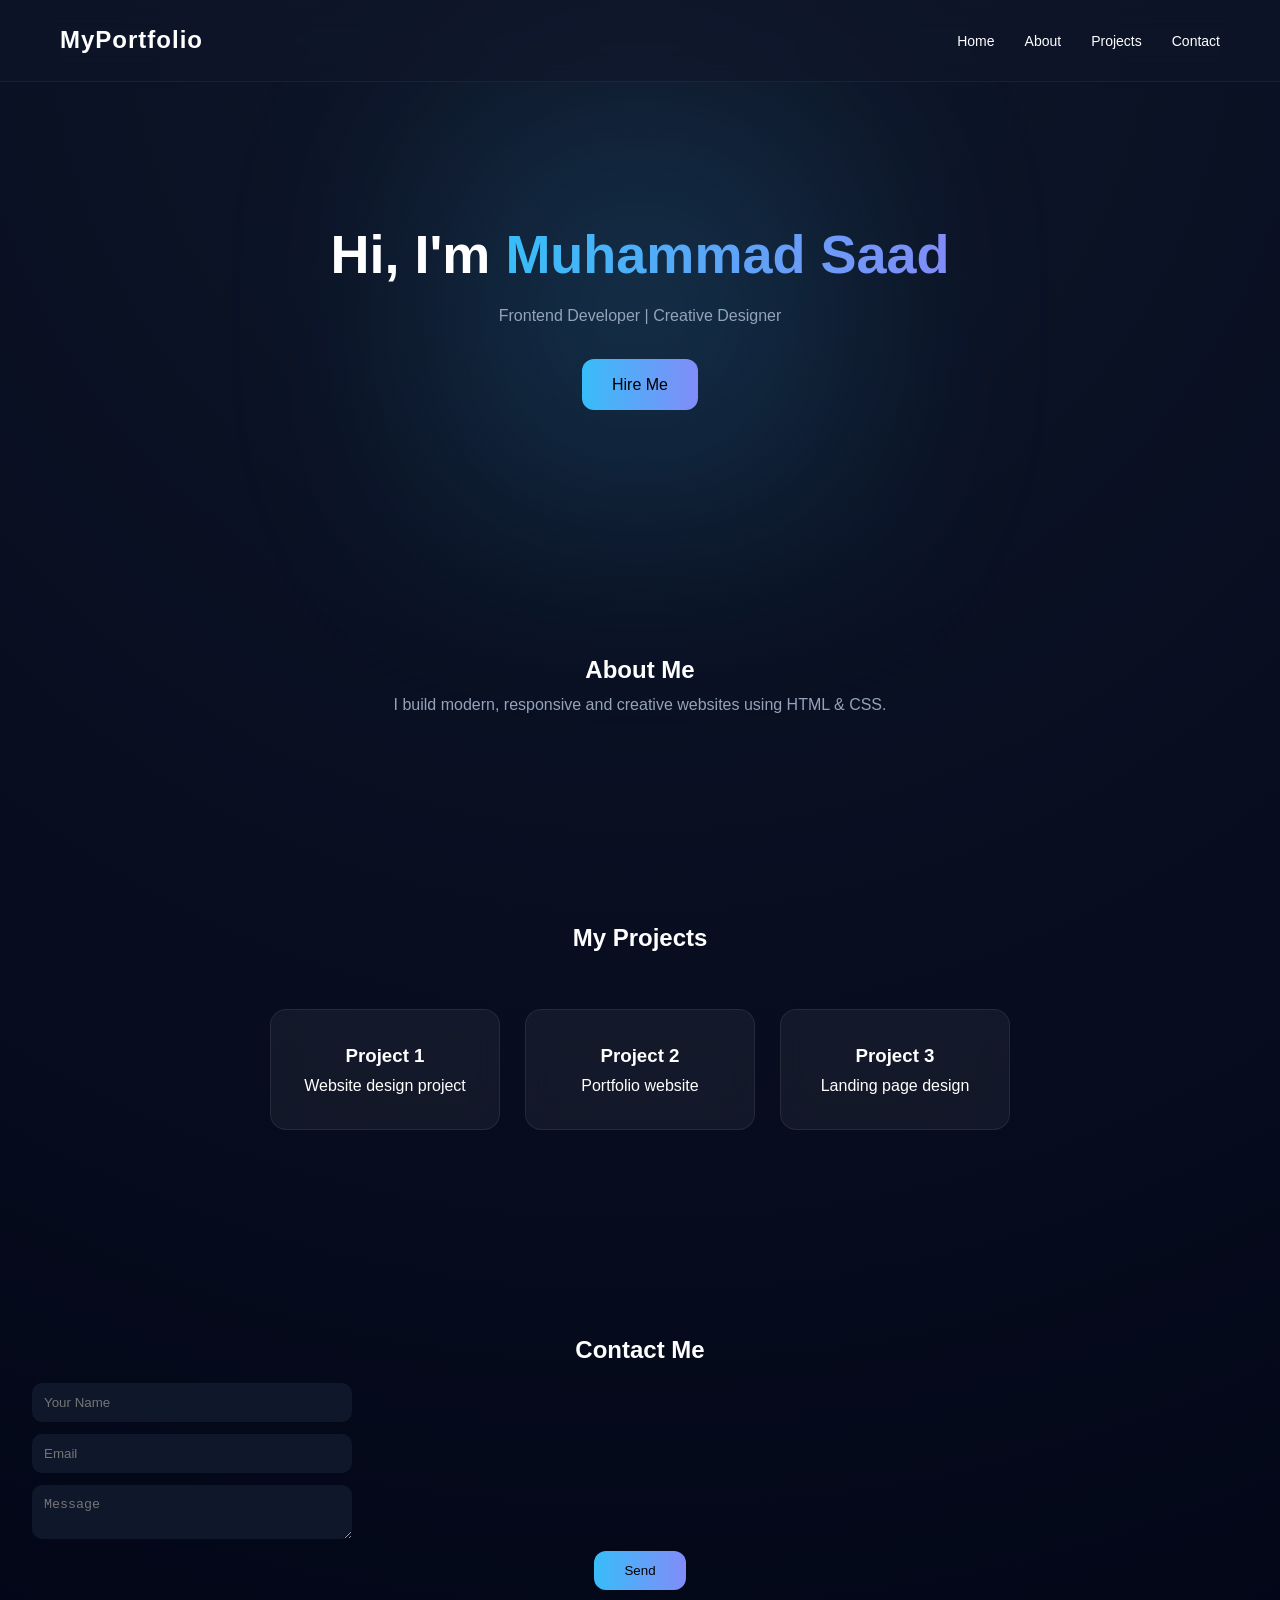
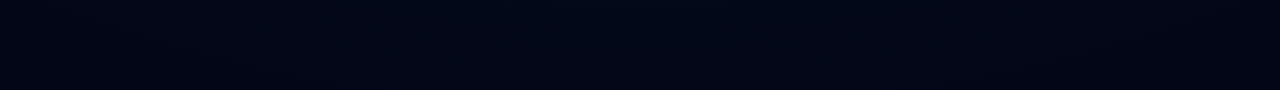
<file: index.html>
<!DOCTYPE html>
<html lang="en">
<head>
  <meta charset="UTF-8">
  <meta name="viewport" content="width=device-width, initial-scale=1.0">
  <title>My Portfolio</title>
  <link rel="stylesheet" href="portfolio.css">
</head>
<body>

<!-- NAVBAR -->
<nav>
  <h2>MyPortfolio</h2>
  <ul>
    <li><a href="#home">Home</a></li>
    <li><a href="#about">About</a></li>
    <li><a href="#projects">Projects</a></li>
    <li><a href="#contact">Contact</a></li>
  </ul>
</nav>

<!-- HERO -->
<section id="home" class="hero">
  <h1>Hi, I'm <span>Muhammad Saad</span></h1>
  <p>Frontend Developer | Creative Designer</p>
  <a href="#contact" class="btn">Hire Me</a>
</section>

<!-- ABOUT -->
<section id="about" class="about">
  <h2>About Me</h2>
  <p>I build modern, responsive and creative websites using HTML & CSS.</p>
</section>

<!-- PROJECTS -->
<section id="projects" class="projects">
  <h2>My Projects</h2>

  <div class="cards">
    <div class="card">
      <h3>Project 1</h3>
      <p>Website design project</p>
    </div>

    <div class="card">
      <h3>Project 2</h3>
      <p>Portfolio website</p>
    </div>

    <div class="card">
      <h3>Project 3</h3>
      <p>Landing page design</p>
    </div>
  </div>
</section>

<!-- CONTACT -->
<section id="contact" class="contact">
  <h2>Contact Me</h2>
  <input type="text" placeholder="Your Name">
  <input type="email" placeholder="Email">
  <textarea placeholder="Message"></textarea>
  <button>Send</button>
</section>

</body>
</html>
</file>
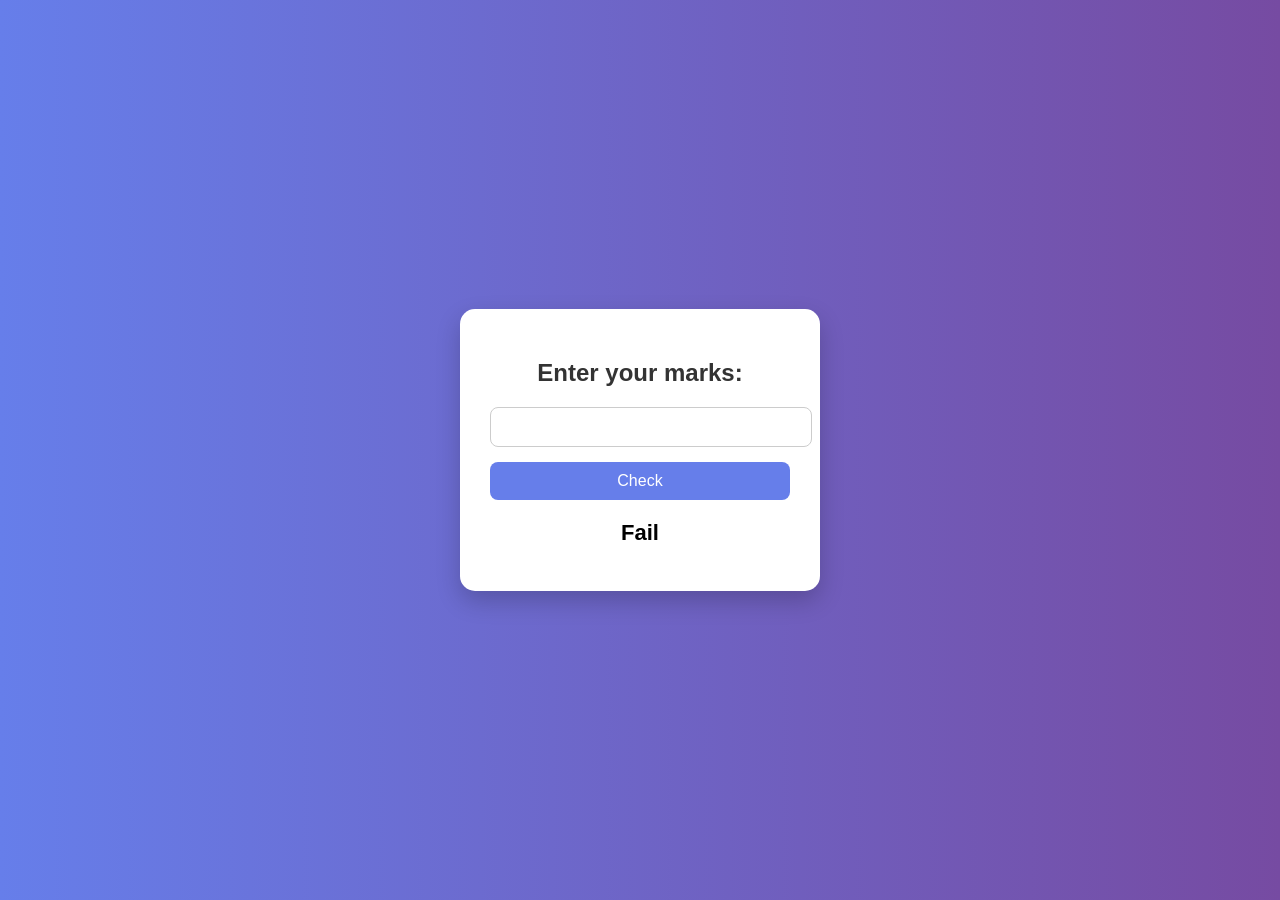
<file: input.html>
<!DOCTYPE html>
<html>
<head>
    <title>Marks & Grade Check</title>
</head>
<body>
      <style>
    body {
        margin: 0;
        font-family: Arial, sans-serif;
        background: linear-gradient(to right, #667eea, #764ba2);
        display: flex;
        justify-content: center;
        align-items: center;
        height: 100vh;
    }

    .container {
        background: white;
        padding: 30px;
        border-radius: 15px;
        box-shadow: 0 10px 25px rgba(0,0,0,0.2);
        text-align: center;
        width: 300px;
    }

    h2 {
        margin-bottom: 20px;
        color: #333;
    }

    input {
        width: 100%;
        padding: 10px;
        font-size: 16px;
        border: 1px solid #ccc;
        border-radius: 8px;
        margin-bottom: 15px;
        outline: none;
    }

    input:focus {
        border-color: #667eea;
    }

    button {
        width: 100%;
        padding: 10px;
        font-size: 16px;
        background: #667eea;
        color: white;
        border: none;
        border-radius: 8px;
        cursor: pointer;
        transition: 0.3s;
    }

    button:hover {
        background: #5a67d8;
    }

    #result {
        margin-top: 20px;
        font-size: 22px;
        font-weight: bold;
    }
</style>
    <div class="container">
    <h2>Enter your marks:</h2>
    <input type="number" id="marks">
    <button onclick="checkMarks()">Check</button>
    <h1 id="result"></h1>
</div>

    <script>
        function checkMarks() {
            let marks = document.getElementById("marks").value;
            if (marks < 0 || marks > 100 || isNaN (marks)) result.innerHTML="Invalid Input";
            result.style.color="blue";
        }

            if (marks >= 90) {
                document.getElementById("result").innerHTML = "Pass - Grade A+";
                result.style.color="orange";
            }
               else if (marks >= 80) {
                document.getElementById("result").innerHTML = "Pass - Grade A";
                result.style.color="red";
            } 
            else if (marks >= 60) {
                document.getElementById("result").innerHTML = "Pass - Grade B";
                result.style.color="green";
            } 
            else if (marks >= 40) {
                document.getElementById("result").innerHTML = "Pass - Grade C";
                result.style.color="pink";
            } 
            else {
                document.getElementById("result").innerHTML = "Fail";
                result.style.color="black";
            }
        
    </script>

</body>
</html>
</file>
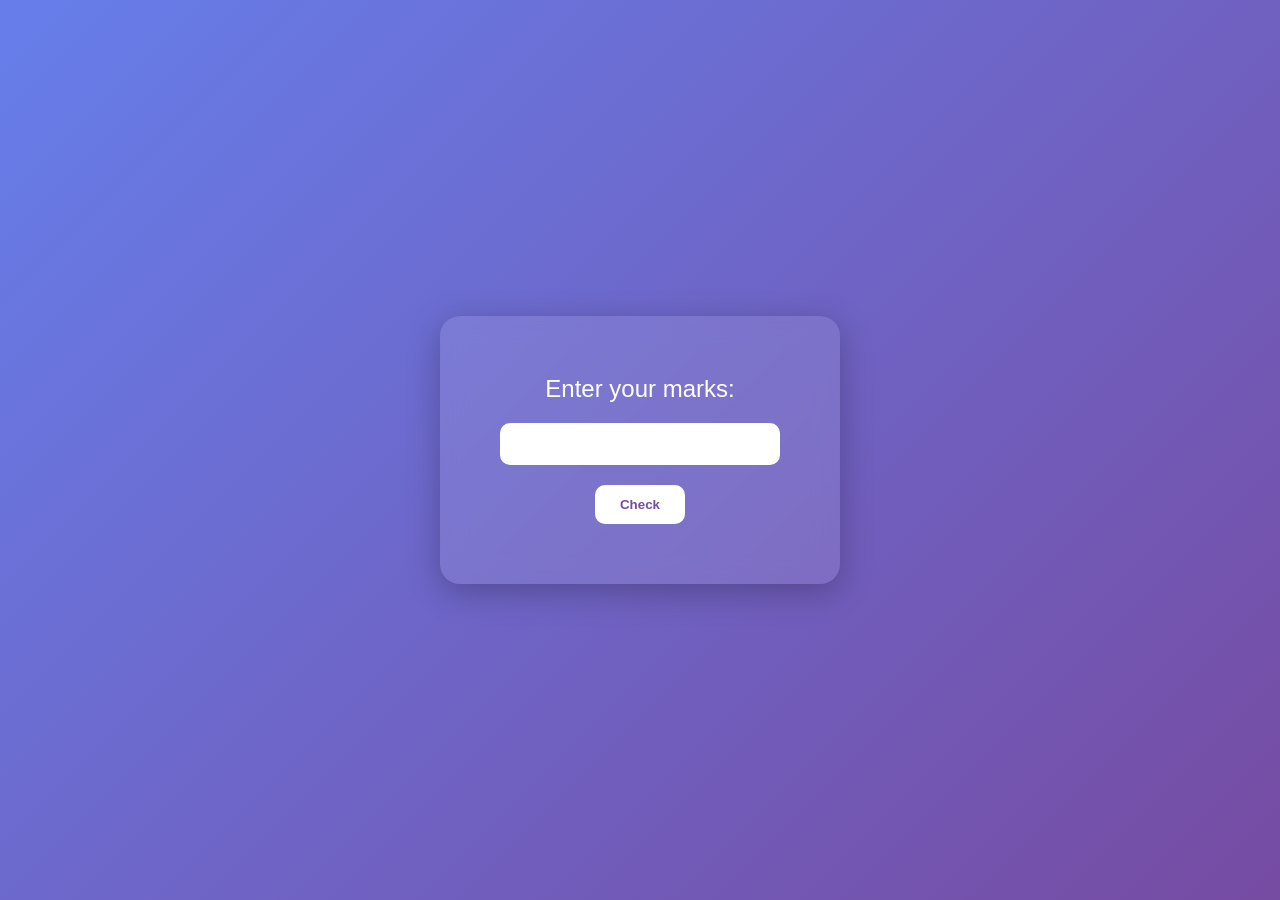
<file: light.html>
<!DOCTYPE html>
<html>
<head>
    <title>Marks & Grade Check</title>
</head>
<body>
      <style>
   body {
    margin: 0;
    padding: 0;
    font-family: 'Segoe UI', sans-serif;
    height: 100vh;
    display: flex;
    justify-content: center;
    align-items: center;
    background: linear-gradient(135deg, #667eea, #764ba2);
}

.container {
    background: rgba(255, 255, 255, 0.1);
    backdrop-filter: blur(12px);
    padding: 40px;
    border-radius: 20px;
    text-align: center;
    width: 320px;
    color: #fff;
    box-shadow: 0 8px 32px rgba(0,0,0,0.25);
}

h2 {
    margin-bottom: 20px;
    font-weight: 500;
}

input {
    width: 80%;
    padding: 12px;
    border: none;
    border-radius: 10px;
    outline: none;
    font-size: 16px;
    margin-bottom: 20px;
    text-align: center;
}

input:focus {
    box-shadow: 0 0 10px rgba(255,255,255,0.6);
}

button {
    padding: 12px 25px;
    border: none;
    border-radius: 10px;
    background: #fff;
    color: #764ba2;
    font-weight: bold;
    cursor: pointer;
    transition: 0.3s;
}

button:hover {
    background: #ffd369;
    color: #333;
    transform: scale(1.05);
}

#result {
    margin-top: 20px;
    font-size: 22px;
    font-weight: bold;
    letter-spacing: 1px;
}
 </style>
    <div class="container">
    <h2>Enter your marks:</h2>
    <input type="number" id="marks">
    <button onclick="checkMarks()">Check</button>
    <h1 id="result"></h1>
</div>

    <script>
        function checkMarks() {
            let marks = document.getElementById("marks").value;
            if (marks < 0 || marks > 100 || isNaN (marks)) return result.innerHTML="Invalid Input";
        

            if (marks >= 90) {
                document.getElementById("result").innerHTML = "Pass - Grade A+";
            }
               else if (marks >= 80) {
                document.getElementById("result").innerHTML = "Pass - Grade A";
                
            } 
            else if (marks >= 60) {
                document.getElementById("result").innerHTML = "Pass - Grade B";
                
            } 
            else if (marks >= 40) {
                document.getElementById("result").innerHTML = "Pass - Grade C";
                
            } 
            else {
                document.getElementById("result").innerHTML = "Fail";
            
            }
        }
        
    </script>

</body>
</html>
</file>
<file: portfolio.css>
/* RESET */
* {
  margin: 0;
  padding: 0;
  box-sizing: border-box;
}

/* VARIABLES */
:root {
  --primary: #38bdf8;
  --bg: #020617;
  --card: #0f172a;
  --text: #fff;
  --muted: #94a3b8;
}

/* BODY */
body {
  font-family: 'Poppins', sans-serif;
  background: var(--bg);
  color: var(--text);
}

/* NAVBAR */
nav {
  display: flex;
  justify-content: space-between;
  padding: 20px 60px;
  background: rgba(255,255,255,0.05);
}

nav ul {
  display: flex;
  gap: 20px;
  list-style: none;
}

nav a {
  color: white;
  text-decoration: none;
}

/* HERO */
.hero {
  text-align: center;
  padding: 120px 20px;
}

.hero h1 span {
  color: var(--primary);
}

.btn {
  display: inline-block;
  margin-top: 20px;
  padding: 10px 20px;
  background: var(--primary);
  color: black;
  border-radius: 8px;
  text-decoration: none;
}

/* ABOUT */
.about {
  text-align: center;
  padding: 80px 20px;
}

/* PROJECTS */
.projects {
  padding: 80px 20px;
  text-align: center;
}

.cards {
  display: flex;
  justify-content: center;
  gap: 20px;
  margin-top: 30px;
  flex-wrap: wrap;
}

.card {
  background: var(--card);
  padding: 20px;
  border-radius: 10px;
  width: 200px;
  transition: 0.3s;
}

.card:hover {
  transform: translateY(-8px);
}

/* CONTACT */
.contact {
  padding: 80px 20px;
  text-align: center;
}

.contact input,
.contact textarea {
  display: block;
  margin: 10px auto;
  padding: 10px;
  width: 250px;
  border-radius: 8px;
  border: none;
}

button {
  padding: 10px 20px;
  background: var(--primary);
  border: none;
  border-radius: 8px;
  cursor: pointer;
}

/* RESPONSIVE */
@media(max-width: 768px) {
  nav {
    padding: 20px;
  }

  .cards {
    flex-direction: column;
    align-items: center;
  }
}
/* =========================
   RESET
========================= */
*,
*::before,
*::after {
    margin: 0;
    padding: 0;
    box-sizing: border-box;
}

/* =========================
   VARIABLES (THEME)
========================= */
:root {
    --primary: #38bdf8;
    --secondary: #818cf8;
    --bg: #020617;
    --bg-soft: #0f172a;
    --card: rgba(255,255,255,0.05);
    --text: #ffffff;
    --muted: #94a3b8;

    --radius: 14px;
    --transition: 0.3s ease;
}

/* =========================
   BODY
========================= */
body {
    font-family: 'Poppins', sans-serif;
    background: radial-gradient(circle at top, #0f172a, #020617);
    color: var(--text);
    overflow-x: hidden;
    line-height: 1.6;
}

/* Smooth scroll */
html {
    scroll-behavior: smooth;
}

/* =========================
   NAVBAR
========================= */
nav {
    display: flex;
    justify-content: space-between;
    align-items: center;
    padding: 20px 60px;
    position: sticky;
    top: 0;
    z-index: 1000;

    background: rgba(15, 23, 42, 0.6);
    backdrop-filter: blur(12px);
    border-bottom: 1px solid rgba(255,255,255,0.05);
}

/* Logo */
nav h2 {
    font-weight: 600;
    letter-spacing: 1px;
}

/* Links */
nav ul {
    display: flex;
    gap: 25px;
    list-style: none;
}

nav a {
    color: var(--text);
    text-decoration: none;
    position: relative;
    font-size: 14px;
    transition: var(--transition);
}

/* underline animation 🔥 */
nav a::after {
    content: '';
    position: absolute;
    left: 0;
    bottom: -6px;
    width: 0%;
    height: 2px;
    background: linear-gradient(to right, var(--primary), var(--secondary));
    transition: 0.4s;
}

nav a:hover::after {
    width: 100%;
}

/* =========================
   HERO
========================= */
.hero {
    text-align: center;
    padding: 140px 20px;
    position: relative;
}

/* Glow background */
.hero::before {
    content: '';
    position: absolute;
    width: 500px;
    height: 500px;
    background: radial-gradient(circle, rgba(56,189,248,0.2), transparent);
    top: 50%;
    left: 50%;
    transform: translate(-50%, -50%);
    filter: blur(90px);
    z-index: -1;
}

/* Title */
.hero h1 {
    font-size: 52px;
}

/* Gradient name */
.hero h1 span {
    background: linear-gradient(90deg, var(--primary), var(--secondary));
    -webkit-background-clip: text;
    color: transparent;
}

/* Subtitle */
.hero p {
    margin-top: 10px;
    color: var(--muted);
}

/* Button */
.btn {
    display: inline-block;
    margin-top: 25px;
    padding: 12px 28px;
    border-radius: 12px;
    background: linear-gradient(90deg, var(--primary), var(--secondary));
    color: black;
    text-decoration: none;
    transition: 0.3s;
}

.btn:hover {
    transform: scale(1.07);
}

/* =========================
   ABOUT
========================= */
.about {
    text-align: center;
    padding: 100px 20px;
}

.about p {
    color: var(--muted);
    max-width: 600px;
    margin: auto;
}

/* =========================
   PROJECTS
========================= */
.projects {
    padding: 100px 20px;
    text-align: center;
}

.cards {
    display: flex;
    justify-content: center;
    gap: 25px;
    margin-top: 40px;
    flex-wrap: wrap;
}

/* Card */
.card {
    width: 220px;
    padding: 30px;
    border-radius: var(--radius);

    background: var(--card);
    backdrop-filter: blur(12px);
    border: 1px solid rgba(255,255,255,0.08);

    transition: var(--transition);
    position: relative;
    overflow: hidden;
}

/* Glow overlay */
.card::before {
    content: '';
    position: absolute;
    inset: 0;
    background: radial-gradient(circle, rgba(56,189,248,0.2), transparent);
    opacity: 0;
    transition: 0.4s;
}

.card:hover::before {
    opacity: 1;
}

/* Hover lift */
.card:hover {
    transform: translateY(-12px) scale(1.04);
    box-shadow: 0 25px 60px rgba(0,0,0,0.6);
}

/* =========================
   CONTACT
========================= */
.contact {
    padding: 100px 20px;
    text-align: center;
}

/* Inputs */
.contact input,
.contact textarea {
    width: 300px;
    padding: 12px;
    margin: 12px;
    border-radius: 10px;
    border: none;
    background: var(--bg-soft);
    color: white;
    outline: none;
    transition: 0.3s;
}

/* Focus glow */
.contact input:focus,
.contact textarea:focus {
    box-shadow: 0 0 12px var(--primary);
}

/* Button */
button {
    padding: 12px 30px;
    border-radius: 12px;
    border: none;
    background: linear-gradient(90deg, var(--primary), var(--secondary));
    cursor: pointer;
    transition: 0.3s;
}

button:hover {
    transform: scale(1.08);
}

/* =========================
   UTILITIES 🔥
========================= */
.center {
    text-align: center;
}

.mt-20 { margin-top: 20px; }
.mt-40 { margin-top: 40px; }

/* =========================
   RESPONSIVE
========================= */
@media(max-width: 768px) {

    nav {
        padding: 20px;
    }

    .hero h1 {
        font-size: 34px;
    }

    .cards {
        flex-direction: column;
        align-items: center;
    }

    .contact input,
    .contact textarea {
        width: 90%;
    }
}
/* ========================
   RESET & BASE
======================== */
*,
*::before,
*::after {
    margin: 0;
    padding: 0;
    box-sizing: border-box;
}

/* ========================
   VARIABLES (DESIGN SYSTEM)
======================== */
:root {
    --primary: #38bdf8;
    --secondary: #818cf8;
    --accent: #22c55e;

    --bg: #020617;
    --bg-soft: #0f172a;
    --glass: rgba(255,255,255,0.05);

    --text: #ffffff;
    --muted: #94a3b8;

    --radius: 16px;
    --transition: 0.3s ease;
}

/* ========================
   BODY
======================== */
body {
    font-family: 'Poppins', sans-serif;
    background: radial-gradient(circle at top, #0f172a, #020617);
    color: var(--text);
    overflow-x: hidden;
    line-height: 1.7;
}

/* Smooth scroll */
html {
    scroll-behavior: smooth;
}

/* ========================
   SCROLLBAR
======================== */
::-webkit-scrollbar {
    width: 8px;
}
::-webkit-scrollbar-thumb {
    background: linear-gradient(var(--primary), var(--secondary));
    border-radius: 10px;
}

/* ========================
   NAVBAR
======================== */
nav {
    display: flex;
    justify-content: space-between;
    align-items: center;
    padding: 20px 60px;

    position: sticky;
    top: 0;
    z-index: 1000;

    background: rgba(15,23,42,0.6);
    backdrop-filter: blur(15px);
    border-bottom: 1px solid rgba(255,255,255,0.05);
}

/* Logo */
nav h2 {
    letter-spacing: 1px;
}

/* Links */
nav ul {
    display: flex;
    gap: 30px;
    list-style: none;
}

nav a {
    color: var(--text);
    text-decoration: none;
    position: relative;
    font-size: 14px;
}

/* underline animation */
nav a::after {
    content: '';
    position: absolute;
    width: 0%;
    height: 2px;
    left: 0;
    bottom: -6px;
    background: linear-gradient(to right, var(--primary), var(--secondary));
    transition: 0.4s;
}

nav a:hover::after {
    width: 100%;
}

/* ========================
   HERO SECTION
======================== */
.hero {
    text-align: center;
    padding: 140px 20px;
    position: relative;
}

/* background glow */
.hero::before {
    content: '';
    position: absolute;
    width: 500px;
    height: 500px;
    background: radial-gradient(circle, rgba(56,189,248,0.2), transparent);
    top: 50%;
    left: 50%;
    transform: translate(-50%, -50%);
    filter: blur(90px);
    z-index: -1;
}

/* Title */
.hero h1 {
    font-size: 54px;
    line-height: 1.2;
}

/* Gradient text */
.hero h1 span {
    background: linear-gradient(90deg, var(--primary), var(--secondary));
    -webkit-background-clip: text;
    color: transparent;
}

/* Subtitle */
.hero p {
    margin-top: 15px;
    color: var(--muted);
}

/* Button */
.btn {
    display: inline-block;
    margin-top: 30px;
    padding: 12px 30px;
    border-radius: 12px;

    background: linear-gradient(90deg, var(--primary), var(--secondary));
    color: black;
    text-decoration: none;

    transition: 0.3s;
}

.btn:hover {
    transform: scale(1.08);
}

/* ========================
   ABOUT
======================== */
.about {
    text-align: center;
    padding: 100px 20px;
}

.about p {
    max-width: 650px;
    margin: auto;
    color: var(--muted);
}

/* ========================
   PROJECTS
======================== */
.projects {
    padding: 100px 20px;
    text-align: center;
}

.cards {
    display: flex;
    justify-content: center;
    gap: 25px;
    margin-top: 50px;
    flex-wrap: wrap;
}

/* Card */
.card {
    width: 230px;
    padding: 30px;
    border-radius: var(--radius);

    background: var(--glass);
    backdrop-filter: blur(12px);
    border: 1px solid rgba(255,255,255,0.08);

    position: relative;
    overflow: hidden;
    transition: var(--transition);
}

/* Glow layer */
.card::before {
    content: '';
    position: absolute;
    inset: 0;
    background: radial-gradient(circle, rgba(56,189,248,0.25), transparent);
    opacity: 0;
    transition: 0.4s;
}

.card:hover::before {
    opacity: 1;
}

/* Hover lift */
.card:hover {
    transform: translateY(-15px) scale(1.05);
    box-shadow: 0 30px 70px rgba(0,0,0,0.7);
}

/* ========================
   CONTACT
======================== */
.contact {
    padding: 100px 20px;
    text-align: center;
}

/* Inputs */
.contact input,
.contact textarea {
    width: 320px;
    padding: 12px;
    margin: 12px;
    border-radius: 10px;
    border: none;

    background: var(--bg-soft);
    color: white;

    transition: 0.3s;
}

/* focus glow */
.contact input:focus,
.contact textarea:focus {
    box-shadow: 0 0 12px var(--primary);
}

/* Button */
button {
    padding: 12px 30px;
    border-radius: 12px;
    border: none;

    background: linear-gradient(90deg, var(--primary), var(--secondary));
    cursor: pointer;

    transition: 0.3s;
}

button:hover {
    transform: scale(1.08);
}

/* ========================
   EXTRA UTILITIES 🔥
======================== */
.glow-text {
    color: var(--primary);
    text-shadow: 0 0 12px var(--primary);
}

.center { text-align: center; }

.mt-20 { margin-top: 20px; }
.mt-40 { margin-top: 40px; }

/* ========================
   RESPONSIVE
======================== */
@media(max-width: 768px) {

    nav {
        padding: 20px;
    }

    .hero h1 {
        font-size: 34px;
    }

    .cards {
        flex-direction: column;
        align-items: center;
    }

    .contact input,
    .contact textarea {
        width: 90%;
    }
}
</file>
